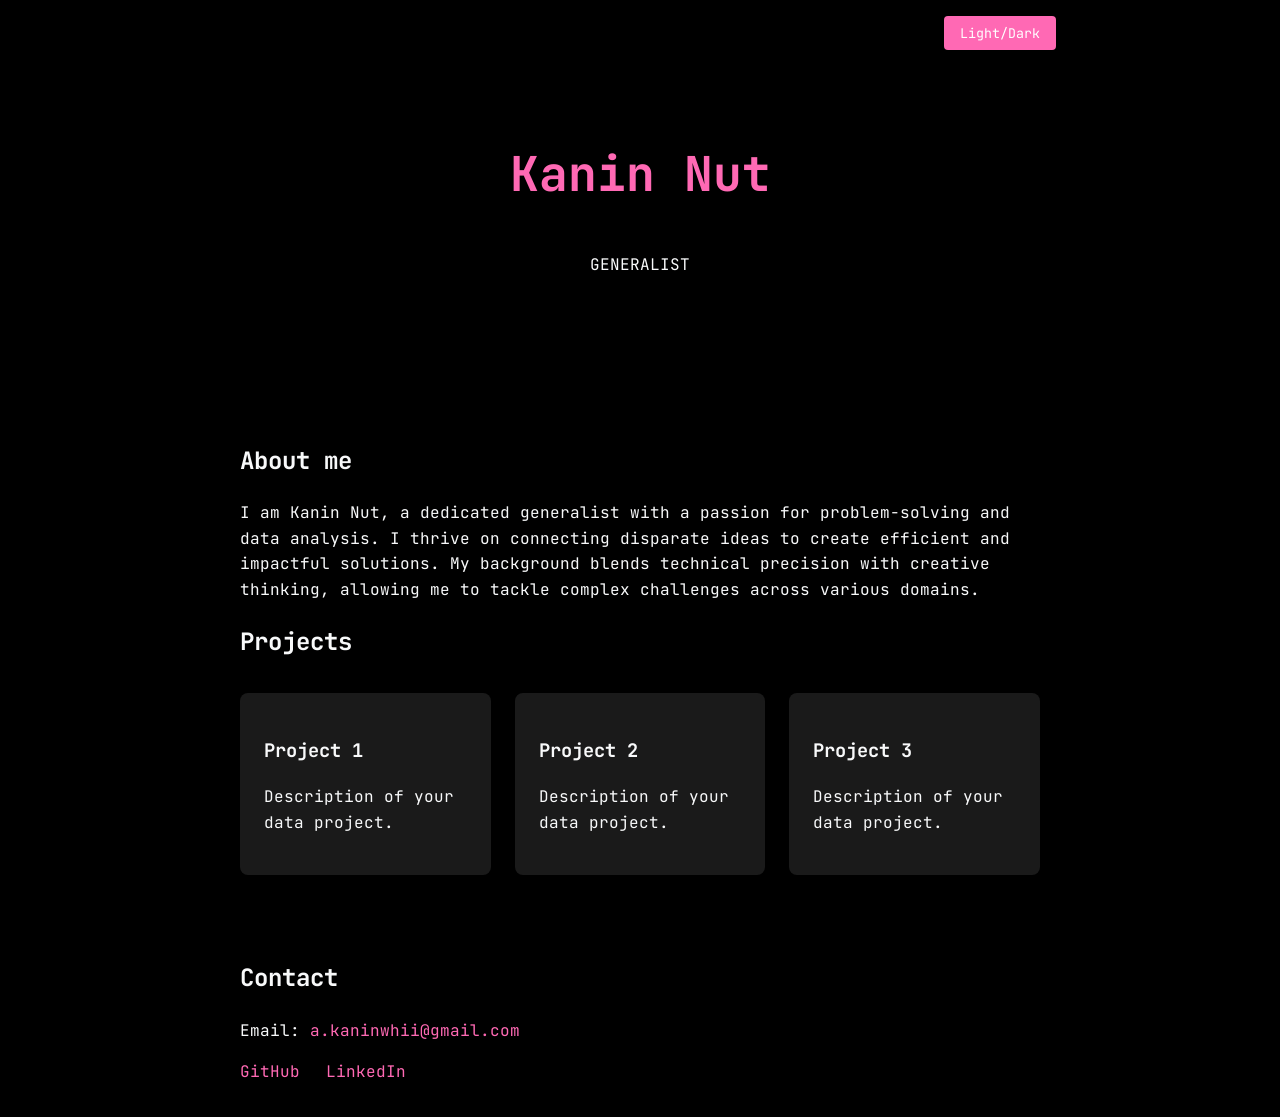
<file: docs/index.html>
<!DOCTYPE html>
<html lang="en">
<head>
    <meta charset="UTF-8">
    <meta name="viewport" content="width=device-width, initial-scale=1.0">
    <title>Kanin Nut | GENERALIST</title>
    <link rel="stylesheet" href="style.css">
    <link href="https://fonts.googleapis.com/css2?family=JetBrains+Mono:wght@400;700&display=swap" rel="stylesheet">
</head>
<body>
    <header>
        <button id="theme-toggle">Light/Dark</button>
        <section class="hero">
            <h1>Kanin Nut</h1>
            <p>GENERALIST</p>
        </section>
    </header>

    <main>
        <section id="about">
            <h2>About me</h2>
            <p>I am Kanin Nut, a dedicated generalist with a passion for problem-solving and data analysis. I thrive on connecting disparate ideas to create efficient and impactful solutions. My background blends technical precision with creative thinking, allowing me to tackle complex challenges across various domains.</p>
        </section>

        <section id="projects">
            <h2>Projects</h2>
            <div class="project-grid">
                <div class="project-card">
                    <h3>Project 1</h3>
                    <p>Description of your data project.</p>
                </div>
                <div class="project-card">
                    <h3>Project 2</h3>
                    <p>Description of your data project.</p>
                </div>
                <div class="project-card">
                    <h3>Project 3</h3>
                    <p>Description of your data project.</p>
                </div>
            </div>
        </section>
    </main>

    <footer id="contact">
        <h2>Contact</h2>
        <p>Email: <a href="mailto:a.kaninwhii@gmail.com">a.kaninwhii@gmail.com</a></p>
        <div class="social-links">
            <a href="#">GitHub</a>
            <a href="#">LinkedIn</a>
        </div>
    </footer>
    <script src="script.js"></script>
</body>
</html>
</file>
<file: docs/style.css>
:root {
    --bg-color: #000000;
    --text-color: #f8f9fa;
    --accent-color: #ff69b4;
    --card-bg: #1a1a1a;
}

body.light-theme {
    --bg-color: #ffffff;
    --text-color: #000000;
    --accent-color: #ff1493;
    --card-bg: #f0f0f0;
}

body {
    background-color: var(--bg-color);
    color: var(--text-color);
    font-family: 'JetBrains Mono', monospace;
    margin: 0;
    padding: 0;
    line-height: 1.6;
    transition: background-color 0.3s, color 0.3s;
}

header {
    max-width: 800px;
    margin: 0 auto;
    padding: 2rem;
    position: relative;
}

#theme-toggle {
    background: var(--accent-color);
    color: white;
    border: none;
    padding: 0.5rem 1rem;
    cursor: pointer;
    border-radius: 4px;
    font-family: 'JetBrains Mono', monospace;
    position: absolute;
    top: 1rem;
    right: 1rem;
}

main, footer {
    max-width: 800px;
    margin: 0 auto;
    padding: 2rem;
}

.hero {
    text-align: center;
    padding: 4rem 0;
}

.hero h1 {
    font-size: 3rem;
    color: var(--accent-color);
}

.project-grid {
    display: grid;
    grid-template-columns: repeat(auto-fit, minmax(250px, 1fr));
    gap: 1.5rem;
    margin-top: 2rem;
}

.project-card {
    background-color: var(--card-bg);
    padding: 1.5rem;
    border-radius: 8px;
}

#contact a {
    color: var(--accent-color);
    text-decoration: none;
    margin-right: 1rem;
}

#contact a:hover {
    text-decoration: underline;
}
</file>
